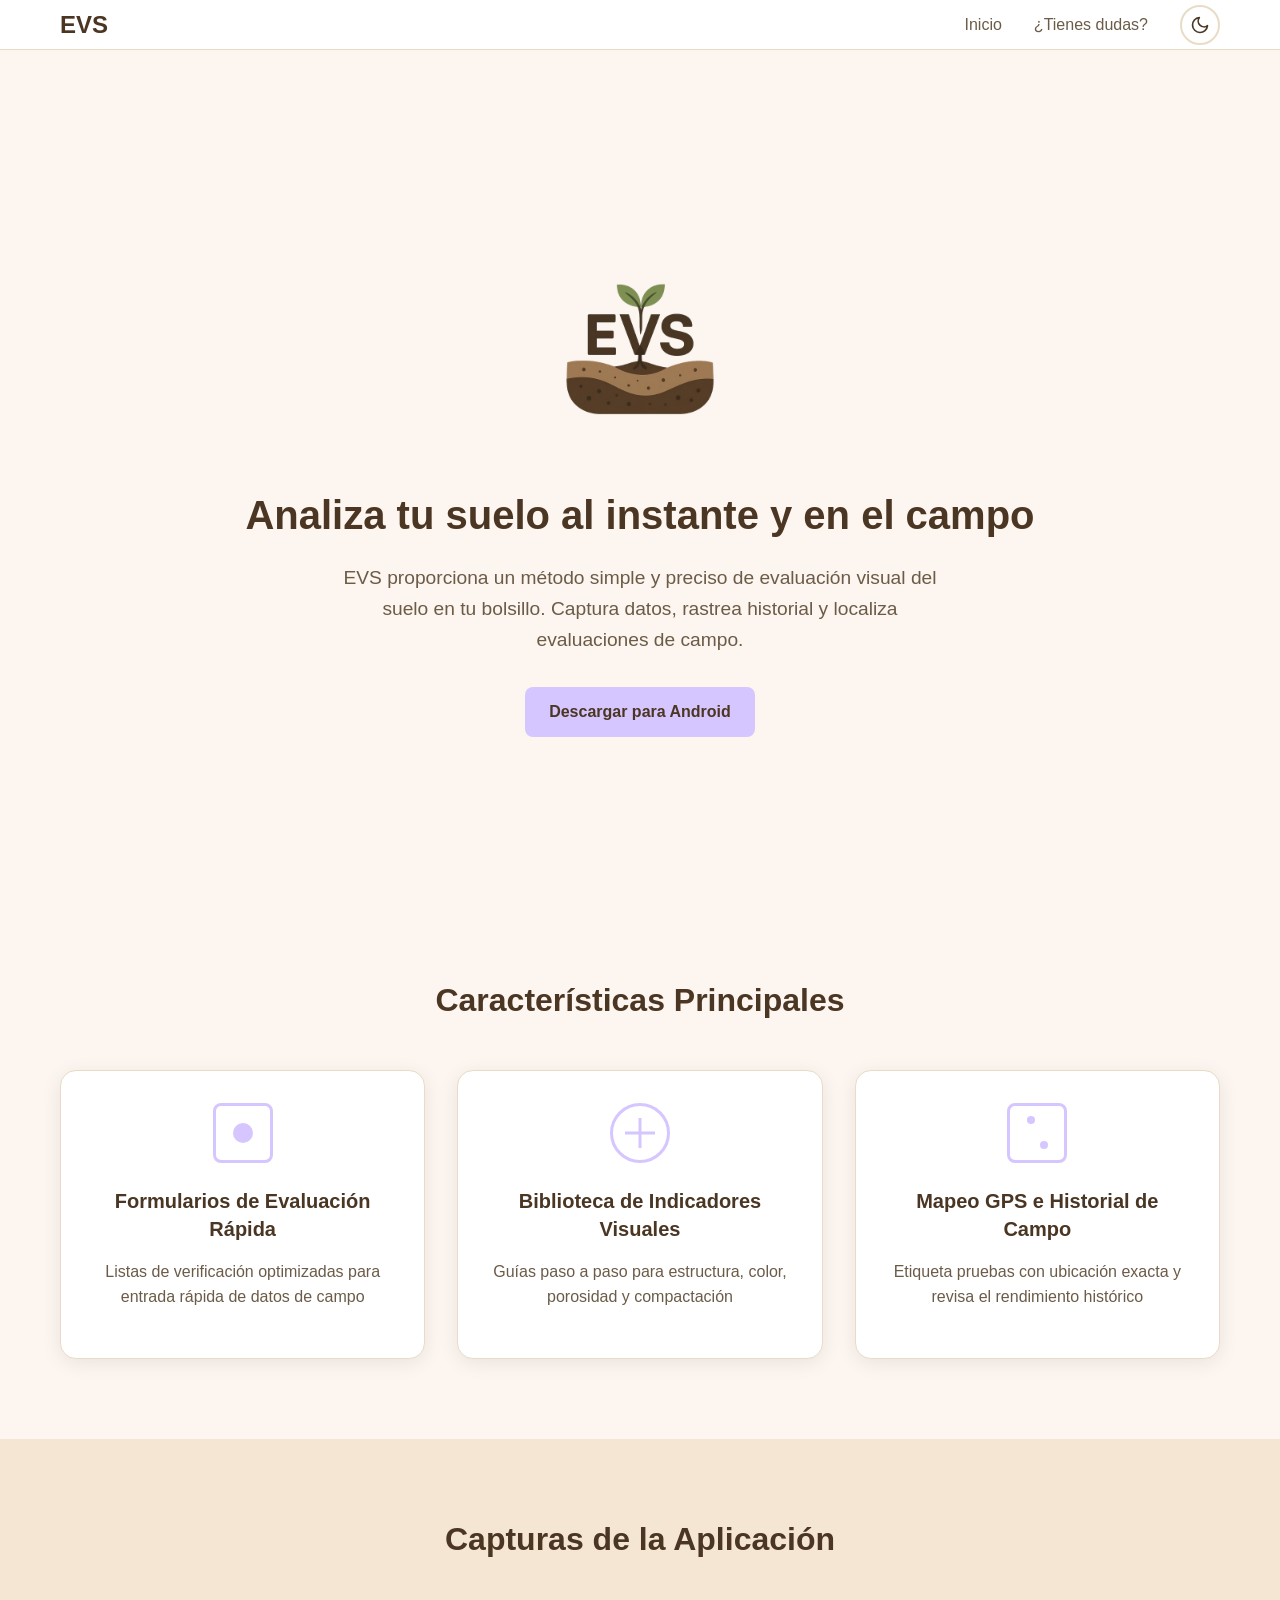
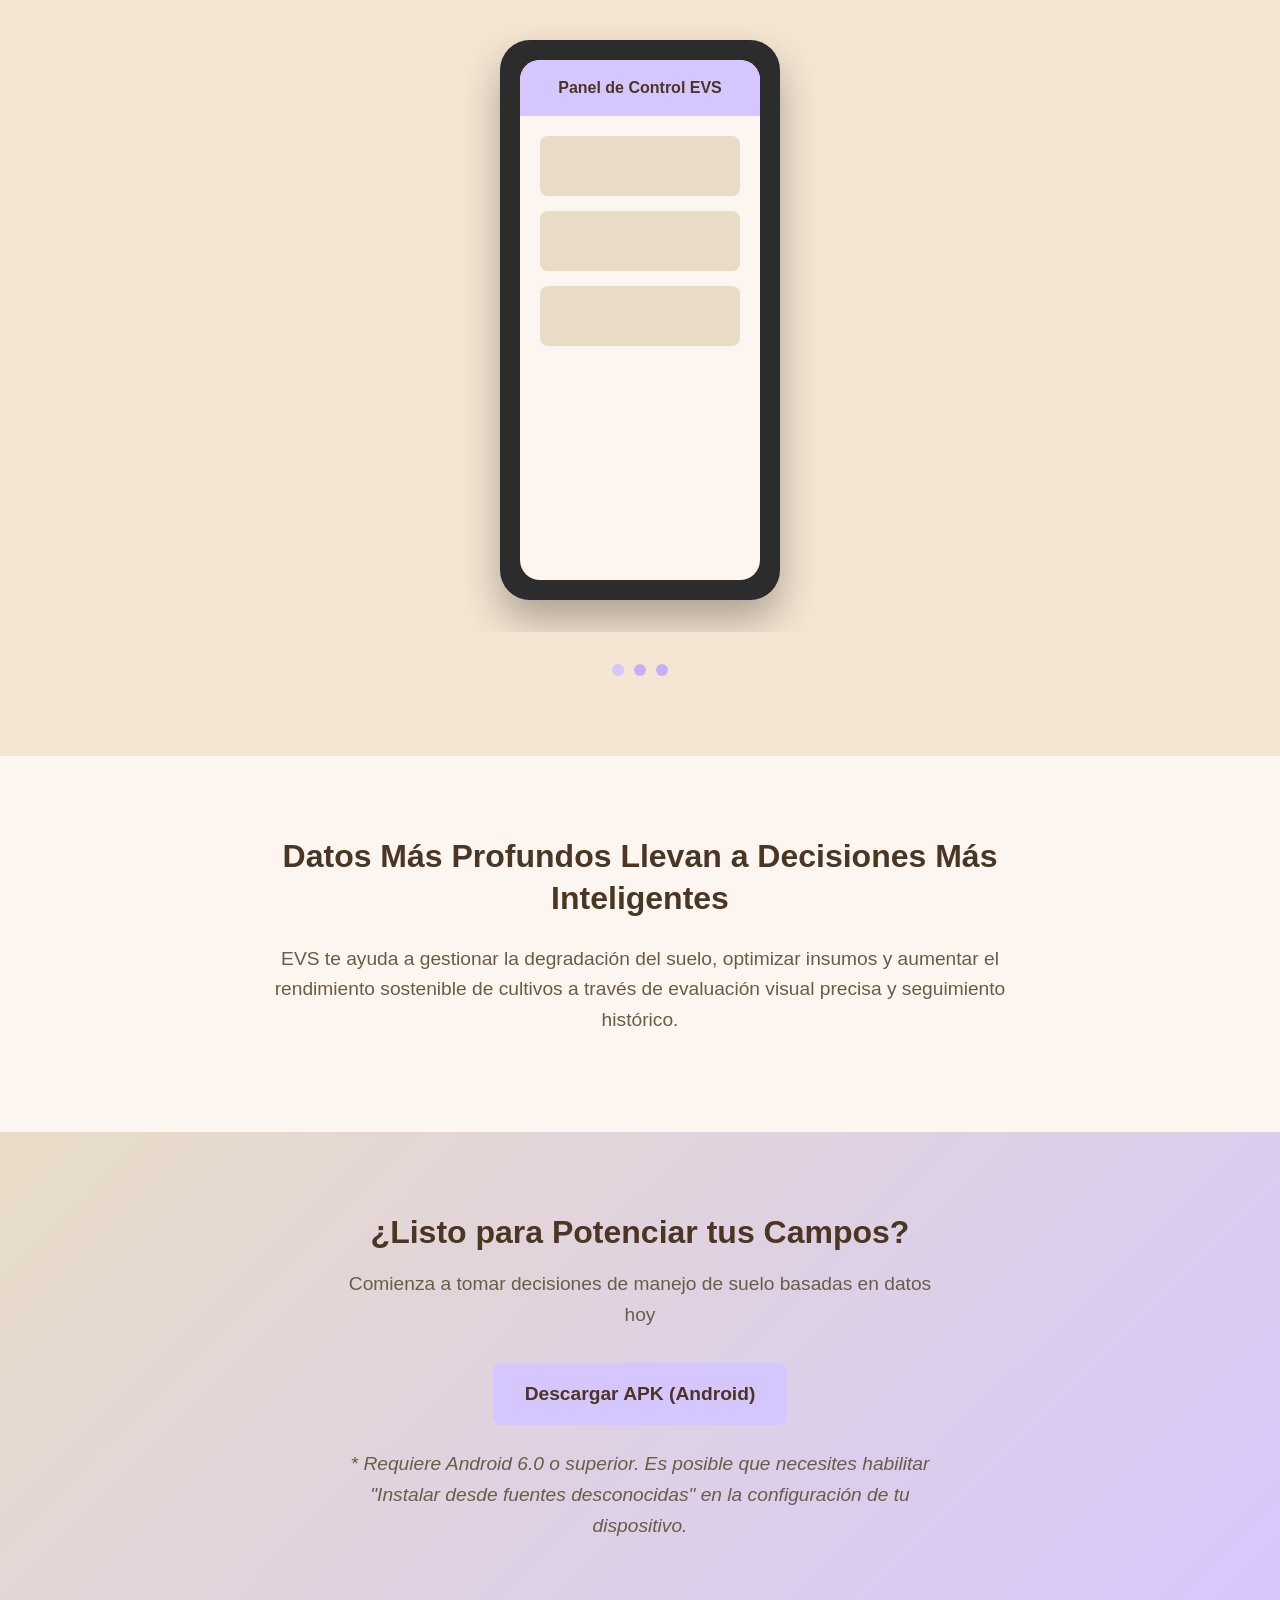
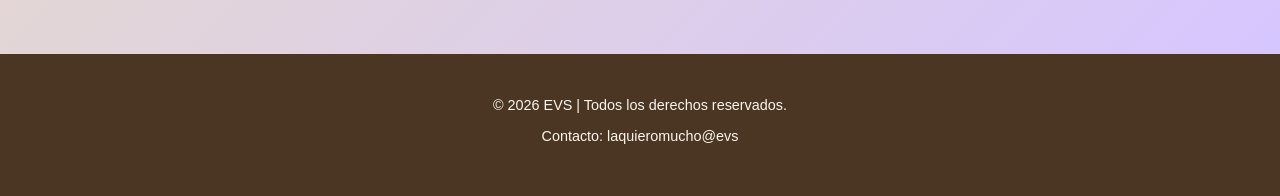
<file: index.html>
<!DOCTYPE html>
<html lang="es">
<head>
    <meta charset="UTF-8">
    <meta name="viewport" content="width=device-width, initial-scale=1.0">
    <title>EVS</title>
    <meta name="description"
        content="EVS proporciona métodos simples y precisos de evaluación visual del suelo en tu bolsillo. Captura datos, rastrea historial y localiza evaluaciones de campo.">
    <link rel="stylesheet" href="styles.css">
    <link rel="shortcut icon" href="./evss.ico" type="image/x-icon">
</head>

<body>
    <!-- Navigation -->
    <nav class="navbar">
        <div class="container">
            <div class="nav-content">
                <div class="logo-nav">
                    <span class="logo-text">EVS</span>
                </div>

                <button class="hamburger-btn" id="hamburgerBtn" aria-label="Abrir menú">
                    <svg viewBox="0 0 24 24" width="28" height="28" stroke="currentColor" stroke-width="2" fill="none"
                        stroke-linecap="round" stroke-linejoin="round">
                        <line x1="3" y1="12" x2="21" y2="12"></line>
                        <line x1="3" y1="6" x2="21" y2="6"></line>
                        <line x1="3" y1="18" x2="21" y2="18"></line>
                    </svg>
                </button>

                <div class="nav-links" id="navLinks">
                    <a href="#inicio" class="nav-link">Inicio</a>
                    <a href="faq.html" class="nav-link">¿Tienes dudas?</a>

                    <button class="theme-toggle" id="themeToggle" aria-label="Cambiar tema">
                        <svg class="icon-moon" viewBox="0 0 24 24" width="22" height="22" stroke="currentColor"
                            stroke-width="2" fill="none" stroke-linecap="round" stroke-linejoin="round">
                            <path d="M21 12.79A9 9 0 1 1 11.21 3 7 7 0 0 0 21 12.79z"></path>
                        </svg>
                        <svg class="icon-sun" viewBox="0 0 24 24" width="22" height="22" stroke="currentColor"
                            stroke-width="2" fill="none" stroke-linecap="round" stroke-linejoin="round"
                            style="display: none;">
                            <circle cx="12" cy="12" r="5"></circle>
                            <line x1="12" y1="1" x2="12" y2="3"></line>
                            <line x1="12" y1="21" x2="12" y2="23"></line>
                            <line x1="4.22" y1="4.22" x2="5.64" y2="5.64"></line>
                            <line x1="18.36" y1="18.36" x2="19.78" y2="19.78"></line>
                            <line x1="1" y1="12" x2="3" y2="12"></line>
                            <line x1="21" y1="12" x2="23" y2="12"></line>
                            <line x1="4.22" y1="19.78" x2="5.64" y2="18.36"></line>
                            <line x1="18.36" y1="5.64" x2="19.78" y2="4.22"></line>
                        </svg>
                    </button>
                </div>
            </div>
        </div>
    </nav>


    <!-- Hero Section -->
    <section class="hero" id="inicio">
        <div class="container">
            <div class="hero-content">
                <!-- Logo minimalista -->
                <div class="hero-logo">
                    <div class="logo-container">
                        <div class="logo-square"><img src="./evss.png" alt=""></div>

                    </div>
                </div>

                <h1 class="hero-title">Analiza tu suelo al instante y en el campo</h1>
                <p class="hero-subtitle">EVS proporciona un método simple y preciso de evaluación visual del suelo en tu
                    bolsillo. Captura datos, rastrea historial y localiza evaluaciones de campo.</p>
                <a href="#descarga" class="cta-button primary">Descargar para Android</a>
            </div>
        </div>
    </section>



    <!-- Features Section -->
    <section class="features" id="caracteristicas">
        <div class="container">
            <h2 class="section-title">Características Principales</h2>
            <div class="features-grid">
                <div class="feature-card">
                    <div class="feature-icon">
                        <div class="icon-assessment"></div>
                    </div>
                    <h3>Formularios de Evaluación Rápida</h3>
                    <p>Listas de verificación optimizadas para entrada rápida de datos de campo</p>
                </div>
                <div class="feature-card">
                    <div class="feature-icon">
                        <div class="icon-guide"></div>
                    </div>
                    <h3>Biblioteca de Indicadores Visuales</h3>
                    <p>Guías paso a paso para estructura, color, porosidad y compactación</p>
                </div>
                <div class="feature-card">
                    <div class="feature-icon">
                        <div class="icon-mapping"></div>
                    </div>
                    <h3>Mapeo GPS e Historial de Campo</h3>
                    <p>Etiqueta pruebas con ubicación exacta y revisa el rendimiento histórico</p>
                </div>
            </div>
        </div>
    </section>


    <!-- App Showcase Gallery -->
    <section class="showcase">
        <div class="container">
            <h2 class="section-title">Capturas de la Aplicación</h2>
            <div class="carousel-container">
                <div class="carousel">
                    <div class="carousel-track" id="carouselTrack">
                        <div class="carousel-slide active">
                            <div class="phone-mockup">
                                <div class="screen">
                                    <div class="app-header">Panel de Control EVS</div>
                                    <div class="app-content">
                                        <div class="dashboard-item"></div>
                                        <div class="dashboard-item"></div>
                                        <div class="dashboard-item"></div>
                                    </div>
                                </div>
                            </div>
                        </div>
                        <div class="carousel-slide">
                            <div class="phone-mockup">
                                <div class="screen">
                                    <div class="app-header">Guía Visual</div>
                                    <div class="app-content">
                                        <div class="guide-grid">
                                            <div class="guide-item"></div>
                                            <div class="guide-item"></div>
                                            <div class="guide-item"></div>
                                            <div class="guide-item"></div>
                                        </div>
                                    </div>
                                </div>
                            </div>
                        </div>
                        <div class="carousel-slide">
                            <div class="phone-mockup">
                                <div class="screen">
                                    <div class="app-header">Mapeo de Campo</div>
                                    <div class="app-content">
                                        <div class="map-view">
                                            <div class="map-pin"></div>
                                            <div class="map-pin"></div>
                                            <div class="map-pin"></div>
                                        </div>
                                    </div>
                                </div>
                            </div>
                        </div>
                    </div>
                </div>
                <div class="carousel-dots">
                    <span class="dot active" data-slide="0"></span>
                    <span class="dot" data-slide="1"></span>
                    <span class="dot" data-slide="2"></span>
                </div>
            </div>
        </div>
    </section>

    <!-- Value Proposition -->
    <section class="value-proposition">
        <div class="container">
            <div class="value-content">
                <h2>Datos Más Profundos Llevan a Decisiones Más Inteligentes</h2>
                <p>EVS te ayuda a gestionar la degradación del suelo, optimizar insumos y aumentar el rendimiento
                    sostenible de cultivos a través de evaluación visual precisa y seguimiento histórico.</p>
            </div>
        </div>
    </section>

    <!-- Download Section -->
    <section class="download" id="descarga">
        <div class="container">
            <div class="download-content">
                <h2>¿Listo para Potenciar tus Campos?</h2>
                <p>Comienza a tomar decisiones de manejo de suelo basadas en datos hoy</p>
                <a href="#" class="cta-button primary large">Descargar APK (Android)</a>
                <p class="disclaimer">* Requiere Android 6.0 o superior. Es posible que necesites habilitar "Instalar
                    desde fuentes desconocidas" en la configuración de tu dispositivo.</p>
            </div>
        </div>
    </section>

    <!-- Footer -->
    <footer class="footer">
        <div class="container">
            <div class="footer-content">
                <p>&copy; <span id="year-page"> </span> EVS | Todos los derechos
                    reservados.</p>
                <p>Contacto: laquieromucho@evs</p>
            </div>
        </div>
    </footer>

    <script src="script.js"></script>
</body>

</html>
</file>
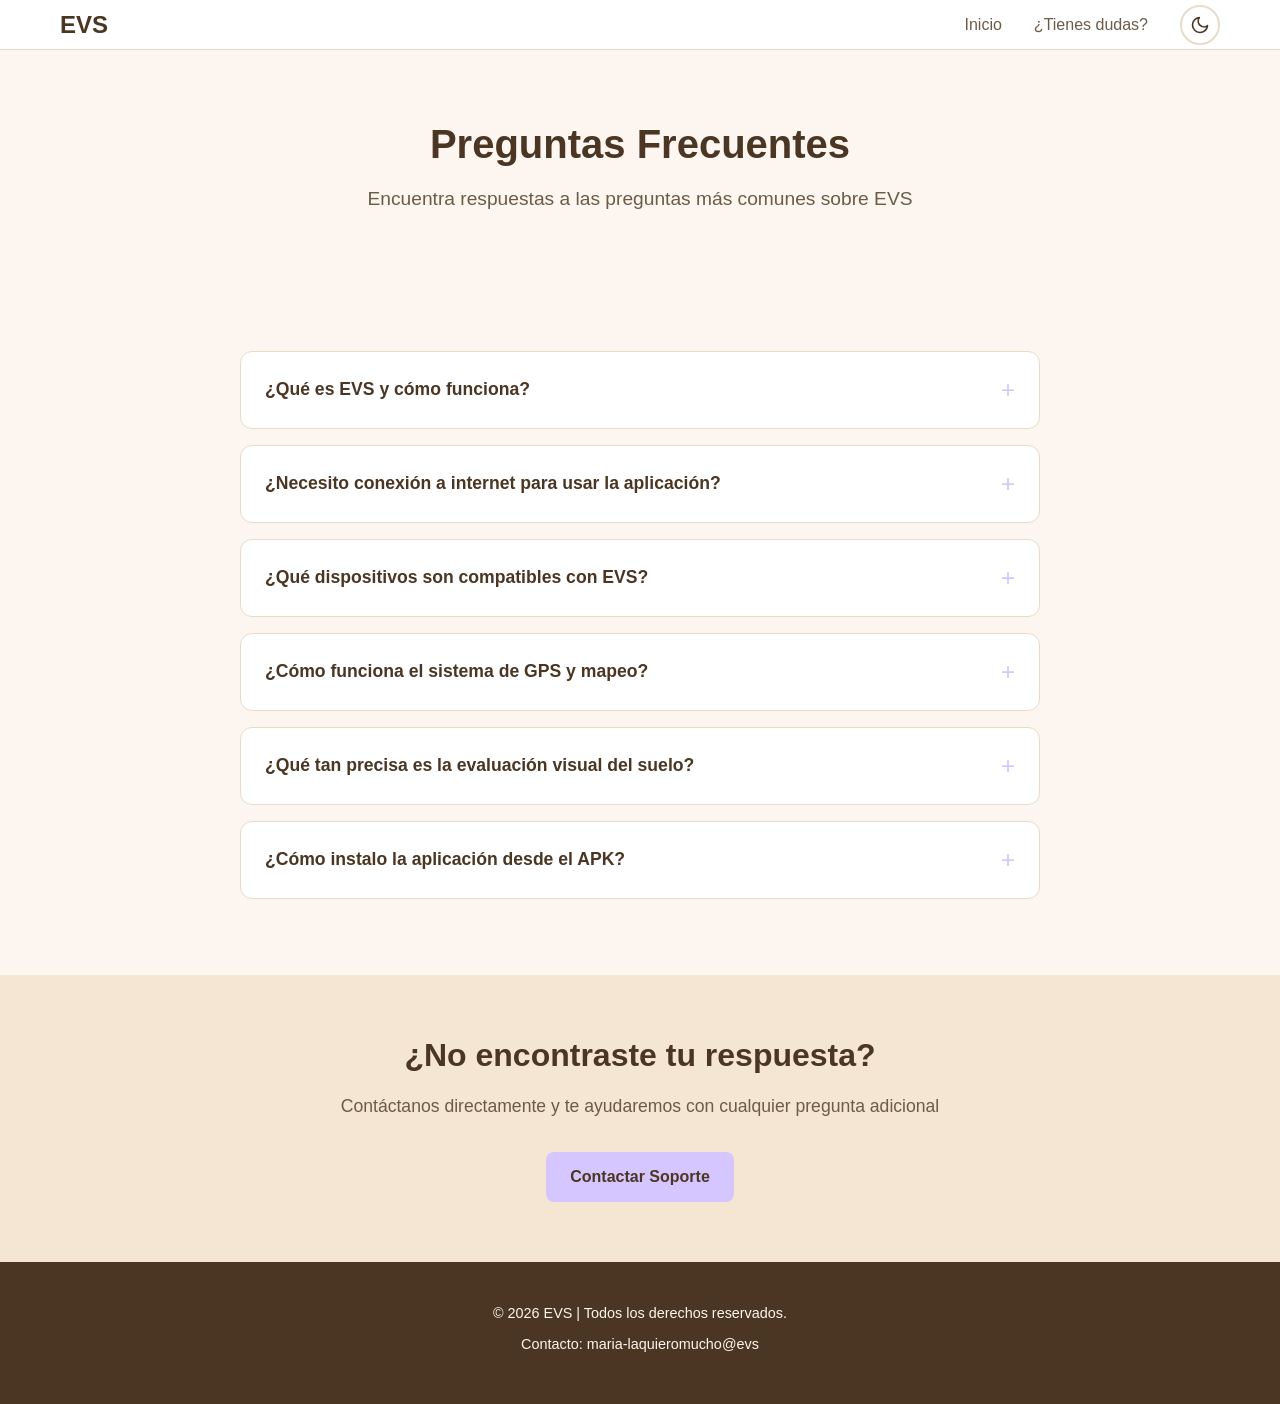
<file: faq.html>
<!DOCTYPE html>
<html lang="es">
<head>
    <meta charset="UTF-8">
    <meta name="viewport" content="width=device-width, initial-scale=1.0">
    <title>¿Tienes dudas? - EVS</title>
    <meta name="description" content="Preguntas frecuentes sobre la aplicación EVS para evaluación visual del suelo.">
    <link rel="stylesheet" href="styles.css">
   <link rel="shortcut icon" href="./evss.ico" type="image/x-icon">
</head>
<body>
     <!-- Navigation -->
  <nav class="navbar">
        <div class="container">
            <div class="nav-content">
                <div class="logo-nav">
                    <span class="logo-text">EVS</span>
                </div>
                
                <button class="hamburger-btn" id="hamburgerBtn" aria-label="Abrir menú">
                    <svg viewBox="0 0 24 24" width="28" height="28" stroke="currentColor" stroke-width="2" fill="none" stroke-linecap="round" stroke-linejoin="round">
                        <line x1="3" y1="12" x2="21" y2="12"></line>
                        <line x1="3" y1="6" x2="21" y2="6"></line>
                        <line x1="3" y1="18" x2="21" y2="18"></line>
                    </svg>
                </button>

                <div class="nav-links" id="navLinks">
                    <a href="index.html" class="nav-link">Inicio</a>
                    <a href="faq.html" class="nav-link">¿Tienes dudas?</a>
                    
                    <button class="theme-toggle" id="themeToggle" aria-label="Cambiar tema">
                        <svg class="icon-moon" viewBox="0 0 24 24" width="22" height="22" stroke="currentColor" stroke-width="2" fill="none" stroke-linecap="round" stroke-linejoin="round">
                            <path d="M21 12.79A9 9 0 1 1 11.21 3 7 7 0 0 0 21 12.79z"></path>
                        </svg>
                        <svg class="icon-sun" viewBox="0 0 24 24" width="22" height="22" stroke="currentColor" stroke-width="2" fill="none" stroke-linecap="round" stroke-linejoin="round" style="display: none;">
                            <circle cx="12" cy="12" r="5"></circle>
                            <line x1="12" y1="1" x2="12" y2="3"></line>
                            <line x1="12" y1="21" x2="12" y2="23"></line>
                            <line x1="4.22" y1="4.22" x2="5.64" y2="5.64"></line>
                            <line x1="18.36" y1="18.36" x2="19.78" y2="19.78"></line>
                            <line x1="1" y1="12" x2="3" y2="12"></line>
                            <line x1="21" y1="12" x2="23" y2="12"></line>
                            <line x1="4.22" y1="19.78" x2="5.64" y2="18.36"></line>
                            <line x1="18.36" y1="5.64" x2="19.78" y2="4.22"></line>
                        </svg>
                    </button>
                </div>
            </div>
        </div>
    </nav>

    <!-- FAQ Hero -->
    <section class="faq-hero">
        <div class="container">
            <div class="faq-hero-content">
                <h1>Preguntas Frecuentes</h1>
                <p>Encuentra respuestas a las preguntas más comunes sobre EVS</p>
            </div>
        </div>
    </section>

    <!-- FAQ Content -->
    <section class="faq-content">
        <div class="container">
            <div class="faq-list">
                
                <div class="faq-item">
                    <button class="faq-question" aria-expanded="false">
                        <span>¿Qué es EVS y cómo funciona?</span>
                        <span class="faq-icon">+</span>
                    </button>
                    <div class="faq-answer">
                        <div class="faq-answer-content">
                            <p>EVS (Evaluación Visual del Suelo) es una aplicación móvil que permite a agricultores y agrónomos evaluar la salud del suelo usando métodos visuales estandarizados. La app guía al usuario a través de formularios estructurados para evaluar características como estructura, color, porosidad y compactación del suelo.</p>
                        </div>
                    </div>
                </div>

                <div class="faq-item">
                    <button class="faq-question" aria-expanded="false">
                        <span>¿Necesito conexión a internet para usar la aplicación?</span>
                        <span class="faq-icon">+</span>
                    </button>
                    <div class="faq-answer">
                        <div class="faq-answer-content">
                            <p>No, EVS funciona completamente offline. Puedes realizar evaluaciones en el campo sin conexión a internet. Los datos se sincronizan automáticamente cuando recuperas la conexión.</p>
                        </div>
                    </div>
                </div>

                <div class="faq-item">
                    <button class="faq-question" aria-expanded="false">
                        <span>¿Qué dispositivos son compatibles con EVS?</span>
                        <span class="faq-icon">+</span>
                    </button>
                    <div class="faq-answer">
                        <div class="faq-answer-content">
                            <p>EVS está disponible para dispositivos Android 6.0 o superior. La aplicación está optimizada para funcionar en tablets y smartphones con pantallas de al menos 5 pulgadas para una mejor experiencia de usuario.</p>
                        </div>
                    </div>
                </div>

                <div class="faq-item">
                    <button class="faq-question" aria-expanded="false">
                        <span>¿Cómo funciona el sistema de GPS y mapeo?</span>
                        <span class="faq-icon">+</span>
                    </button>
                    <div class="faq-answer">
                        <div class="faq-answer-content">
                            <p>EVS utiliza el GPS de tu dispositivo para registrar automáticamente la ubicación exacta de cada evaluación. Esto te permite crear mapas de tus campos con datos históricos y comparar la evolución del suelo en diferentes áreas a lo largo del tiempo.</p>
                        </div>
                    </div>
                </div>

             

               
                <div class="faq-item">
                    <button class="faq-question" aria-expanded="false">
                        <span>¿Qué tan precisa es la evaluación visual del suelo?</span>
                        <span class="faq-icon">+</span>
                    </button>
                    <div class="faq-answer">
                        <div class="faq-answer-content">
                            <p>La evaluación visual del suelo es un método científicamente validado que, cuando se realiza correctamente, proporciona una excelente correlación con análisis de laboratorio para muchos parámetros. EVS incluye guías visuales detalladas y protocolos estandarizados para maximizar la precisión de las evaluaciones.</p>
                        </div>
                    </div>
                </div>

                <div class="faq-item">
                    <button class="faq-question" aria-expanded="false">
                        <span>¿Cómo instalo la aplicación desde el APK?</span>
                        <span class="faq-icon">+</span>
                    </button>
                    <div class="faq-answer">
                        <div class="faq-answer-content">
                            <p>Para instalar el APK: 1) Descarga el archivo APK desde nuestro sitio web, 2) Ve a Configuración > Seguridad > Fuentes desconocidas y actívalo, 3) Abre el archivo APK descargado y sigue las instrucciones de instalación. Si tienes problemas, consulta nuestro video tutorial en la sección de ayuda.</p>
                        </div>
                    </div>
                </div>

             

            </div>
        </div>
    </section>

    <!-- Contact Section -->
    <section class="faq-contact">
        <div class="container">
            <div class="contact-content">
                <h2>¿No encontraste tu respuesta?</h2>
                <p>Contáctanos directamente y te ayudaremos con cualquier pregunta adicional</p>
                <a href="laquiermucho@evs.com" class="cta-button primary">Contactar Soporte</a>
            </div>
        </div>
    </section>

      <!-- Footer -->
    <footer class="footer">
        <div class="container">
            <div class="footer-content">
                <p>&copy; <span id="year-page"> </span> EVS | Todos los derechos
                    reservados.</p>
                <p>Contacto: maria-laquieromucho@evs</p>
            </div>
        </div>
    </footer>

    <script src="script.js"></script>
</body>
</html>
</file>
<file: styles.css>
/* Reset and Base Styles */
* {
    margin: 0;
    padding: 0;
    box-sizing: border-box;
}

:root {
    /* Light theme colors */
    --bg-primary: #fdf5ef;
    --bg-secondary: #f5e6d3;
    --bg-card: #ffffff;
    --text-primary: #4a3623;
    --text-secondary: #6b5b47;
    --accent-primary: #d6c6ff;
    --accent-hover: #c4b0ff;
    --border-color: #e8dcc6;
    --shadow-light: rgba(0, 0, 0, 0.08);
    --shadow-medium: rgba(0, 0, 0, 0.12);
    --shadow-heavy: rgba(0, 0, 0, 0.3);
}

[data-theme="dark"] {
    /* Dark theme colors */
    --bg-primary: #1a1611;
    --bg-secondary: #2d2419;
    --bg-card: #3a2f23;
    --text-primary: #f5e6d3;
    --text-secondary: #d6c6b0;
    --accent-primary: #8b7bd8;
    --accent-hover: #9d8ce3;
    --border-color: #4a3623;
    --shadow-light: rgba(0, 0, 0, 0.3);
    --shadow-medium: rgba(0, 0, 0, 0.4);
    --shadow-heavy: rgba(0, 0, 0, 0.6);
}

body {
    font-family: 'Segoe UI', Tahoma, Geneva, Verdana, sans-serif;
    line-height: 1.6;
    color: var(--text-primary);
    background-color: var(--bg-primary);
    overflow-x: hidden;
    transition: background-color 0.3s ease, color 0.3s ease;
}

.container {
    max-width: 1200px;
    margin: 0 auto;
    padding: 0 20px;
}

/* Navigation */

.navbar svg {
    stroke: var(--text-primary);
}

.navbar {
    position: fixed;
    top: 0;
    left: 0;
    right: 0;
    align-items: center;
    justify-content: center;
    height: 50px;
    background: var(--bg-card);
    backdrop-filter: blur(10px);
    border-bottom: 1px solid var(--border-color);
    z-index: 1000;
    transition: all 0.3s ease;
}

.nav-content {
    top: 5px;
    display: flex;
    justify-content: space-between;
    align-items: center;
    position: relative;
}

.hamburger-btn, .theme-toggle {
    background: none;
    border: none;
    cursor: pointer;
    display: flex;
    align-items: center;
    justify-content: center;
    color: inherit; /* Hereda el color del texto actual */
    padding: 8px;
}

/* Ocultar el botón hamburguesa en escritorio */
.hamburger-btn {
    display: none;
}

.logo-nav {
    font-size: 1.5rem;
    font-weight: bold;
    color: var(--text-primary);
}

.nav-links {
    display: flex;
    align-items: center;
    gap: 2rem;
}

.nav-link {
    text-decoration: none;
    color: var(--text-secondary);
    font-weight: 500;
    transition: color 0.3s ease;
    position: relative;
}

.nav-link:hover,
.nav-link.active {
    color: var(--accent-primary);
}

.nav-link.active::after {
    content: '';
    position: absolute;
    bottom: -5px;
    left: 0;
    right: 0;
    height: 2px;
    background: var(--accent-primary);
    border-radius: 1px;
}

.theme-toggle {
    background: none;
    border: 2px solid var(--border-color);
    border-radius: 50%;
    width: 40px;
    height: 40px;
    cursor: pointer;
    display: flex;
    align-items: center;
    justify-content: center;
    transition: all 0.3s ease;
}

.theme-toggle:hover {
    border-color: var(--accent-primary);
    transform: scale(1.1);
}

.theme-icon {
    font-size: 1.2rem;
    transition: transform 0.3s ease;
}

/* Typography */
h1, h2, h3 {
    font-weight: 600;
    margin-bottom: 1rem;
    color: var(--text-primary);
}

h1 {
    font-size: 2.5rem;
    line-height: 1.2;
}

h2 {
    font-size: 2rem;
    line-height: 1.3;
}

h3 {
    font-size: 1.25rem;
    line-height: 1.4;
}

p {
    margin-bottom: 1rem;
    font-size: 1.1rem;
    line-height: 1.6;
    color: var(--text-secondary);
}

/* Buttons */
.cta-button {
    display: inline-block;
    padding: 12px 24px;
    background-color: var(--accent-primary);
    color: var(--text-primary);
    text-decoration: none;
    border-radius: 8px;
    font-weight: 600;
    font-size: 1rem;
    transition: all 0.3s ease;
    border: none;
    cursor: pointer;
}

.cta-button:hover {
    background-color: var(--accent-hover);
    transform: translateY(-2px);
    box-shadow: 0 4px 12px var(--shadow-medium);
}

.cta-button.large {
    padding: 16px 32px;
    font-size: 1.2rem;
}

/* Hero Section */
.hero {
    min-height: 100vh;
    display: flex;
    align-items: center;
    background: var(--bg-primary);
    position: relative;
    padding-top: 80px;
}

.hero-content {
    text-align: center;
    max-width: 800px;
    margin: 0 auto;
    z-index: 2;
    position: relative;
}

/* Logo minimalista*/
.hero-logo {
    margin-bottom: 3rem;
    display: flex;
    justify-content: center;
}

.logo-container {
    position: relative;
    width: 200px;
    height: 200px;
    display: flex;
    flex-direction: column;
    align-items: center;
    justify-content: center;
    gap: 15px;
}


.logo-square, img {
    width: 100%;
    height: 100%;
}

.logo-lines {
    display: flex;
    flex-direction: column;
    gap: 8px;
    align-items: center;
}

.line {
    background: var(--text-primary);
    border-radius: 2px;
    height: 4px;
}

.line-1 {
    width: 120px;
}

.line-2 {
    width: 90px;
}

.line-3 {
    width: 60px;
}

.logo-button {
    width: 80px;
    height: 25px;
    border: 3px solid var(--text-primary);
    border-radius: 15px;
    background: transparent;
    margin-top: 10px;
}

.hero-title {
    margin-bottom: 1.5rem;
    color: var(--text-primary);
}

.hero-subtitle {
    font-size: 1.2rem;
    margin-bottom: 2rem;
    color: var(--text-secondary);
    max-width: 600px;
    margin-left: auto;
    margin-right: auto;
}


.hero-background {
    position: absolute;
    bottom: 0;
    left: 0;
    right: 0;
    height: 300px;
    overflow: hidden;
    z-index: 1;
}

.bg-shape {
    position: absolute;
    background: var(--bg-secondary);
    opacity: 0.4;
    border-radius: 50% 50% 0 0;
}

.shape-1 {
    width: 100%;
    height: 80px;
    bottom: 0;
    left: 0;
    transform: scaleX(1.2);
}

.shape-2 {
    width: 80%;
    height: 60px;
    bottom: 60px;
    left: 10%;
    transform: scaleX(1.1);
}

.shape-3 {
    width: 60%;
    height: 40px;
    bottom: 100px;
    left: 20%;
}

.shape-4 {
    width: 40%;
    height: 30px;
    bottom: 130px;
    left: 30%;
}

/* Features Section */
.features {
    padding: 80px 0;
    background-color: var(--bg-primary);
}

.section-title {
    text-align: center;
    margin-bottom: 3rem;
    color: var(--text-primary);
}

.features-grid {
    display: grid;
    grid-template-columns: repeat(auto-fit, minmax(300px, 1fr));
    gap: 2rem;
    margin-top: 2rem;
}

.feature-card {
    background: var(--bg-card);
    padding: 2rem;
    border-radius: 16px;
    text-align: center;
    box-shadow: 0 4px 20px var(--shadow-light);
    transition: transform 0.3s ease, box-shadow 0.3s ease;
    border: 1px solid var(--border-color);
}

.feature-card:hover {
    transform: translateY(-5px);
    box-shadow: 0 8px 30px var(--shadow-medium);
}

.feature-icon {
    width: 60px;
    height: 60px;
    margin: 0 auto 1.5rem;
    display: flex;
    align-items: center;
    justify-content: center;
}

/* Iconos minimalistas */
.icon-assessment {
    width: 100%;
    height: 100%;
    border: 3px solid var(--accent-primary);
    border-radius: 8px;
    position: relative;
}

.icon-assessment::before {
    content: '';
    position: absolute;
    top: 50%;
    left: 50%;
    transform: translate(-50%, -50%);
    width: 20px;
    height: 20px;
    background: var(--accent-primary);
    border-radius: 50%;
}

.icon-guide {
    width: 100%;
    height: 100%;
    border: 3px solid var(--accent-primary);
    border-radius: 50%;
    position: relative;
}

.icon-guide::before {
    content: '';
    position: absolute;
    top: 50%;
    left: 50%;
    transform: translate(-50%, -50%);
    width: 30px;
    height: 3px;
    background: var(--accent-primary);
}

.icon-guide::after {
    content: '';
    position: absolute;
    top: 50%;
    left: 50%;
    transform: translate(-50%, -50%) rotate(90deg);
    width: 30px;
    height: 3px;
    background: var(--accent-primary);
}

.icon-mapping {
    width: 100%;
    height: 100%;
    border: 3px solid var(--accent-primary);
    border-radius: 8px;
    position: relative;
}

.icon-mapping::before {
    content: '';
    position: absolute;
    top: 20%;
    left: 30%;
    width: 8px;
    height: 8px;
    background: var(--accent-primary);
    border-radius: 50%;
}

.icon-mapping::after {
    content: '';
    position: absolute;
    bottom: 20%;
    right: 30%;
    width: 8px;
    height: 8px;
    background: var(--accent-primary);
    border-radius: 50%;
}

.feature-card h3 {
    color: var(--text-primary);
    margin-bottom: 1rem;
}

.feature-card p {
    color: var(--text-secondary);
    font-size: 1rem;
}

/* Showcase Section */
.showcase {
    padding: 80px 0;
    background: var(--bg-secondary);
}

.carousel-container {
    max-width: 600px;
    margin: 0 auto;
}

.carousel {
    position: relative;
    overflow: hidden;
    border-radius: 20px;
}

.carousel-track {
    display: flex;
    transition: transform 0.5s ease;
}

.carousel-slide {
    min-width: 100%;
    display: flex;
    justify-content: center;
    align-items: center;
    padding: 2rem;
}

.phone-mockup {
    width: 280px;
    height: 560px;
    background: #2c2c2c;
    border-radius: 30px;
    padding: 20px;
    box-shadow: 0 20px 40px var(--shadow-heavy);
}

.screen {
    width: 100%;
    height: 100%;
    background: var(--bg-primary);
    border-radius: 20px;
    overflow: hidden;
    display: flex;
    flex-direction: column;
}

.app-header {
    background: var(--accent-primary);
    color: var(--text-primary);
    padding: 15px;
    text-align: center;
    font-weight: 600;
}

.app-content {
    flex: 1;
    padding: 20px;
}

.dashboard-item {
    height: 60px;
    background: var(--border-color);
    margin-bottom: 15px;
    border-radius: 8px;
}

.guide-grid {
    display: grid;
    grid-template-columns: 1fr 1fr;
    gap: 15px;
}

.guide-item {
    height: 80px;
    background: var(--border-color);
    border-radius: 8px;
}

.map-view {
    height: 100%;
    background: var(--border-color);
    border-radius: 8px;
    position: relative;
}

.map-pin {
    width: 20px;
    height: 20px;
    background: var(--accent-primary);
    border-radius: 50%;
    position: absolute;
}

.map-pin:nth-child(1) { top: 30%; left: 40%; }
.map-pin:nth-child(2) { top: 60%; left: 70%; }
.map-pin:nth-child(3) { top: 80%; left: 30%; }

.carousel-dots {
    display: flex;
    justify-content: center;
    gap: 10px;
    margin-top: 2rem;
}

.dot {
    width: 12px;
    height: 12px;
    border-radius: 50%;
    background: var(--accent-hover);
    cursor: pointer;
    transition: background-color 0.3s ease;
}

.dot.active {
    background: var(--accent-primary);
}

/* Value Proposition */
.value-proposition {
    padding: 80px 0;
    background-color: var(--bg-primary);
}

.value-content {
    text-align: center;
    max-width: 800px;
    margin: 0 auto;
}

.value-content h2 {
    margin-bottom: 1.5rem;
    color: var(--text-primary);
}

.value-content p {
    font-size: 1.2rem;
    color: var(--text-secondary);
}

/* Download Section */
.download {
    padding: 80px 0;
    background: linear-gradient(135deg, var(--border-color), var(--accent-primary));
}

.download-content {
    text-align: center;
    max-width: 600px;
    margin: 0 auto;
}

.download-content h2 {
    margin-bottom: 1rem;
    color: var(--text-primary);
}

.download-content > p {
    margin-bottom: 2rem;
    font-size: 1.2rem;
    color: var(--text-secondary);
}

.disclaimer {
    margin-top: 1.5rem;
    font-size: 0.9rem;
    color: var(--text-secondary);
    font-style: italic;
}

/* FAQ Styles */
.faq-hero {
    padding: 120px 0 60px;
    background: var(--bg-primary);
    text-align: center;
}

.faq-hero-content h1 {
    margin-bottom: 1rem;
    color: var(--text-primary);
}

.faq-hero-content p {
    font-size: 1.2rem;
    color: var(--text-secondary);
}

.faq-content {
    padding: 60px 0;
    background: var(--bg-primary);
}

.faq-list {
    max-width: 800px;
    margin: 0 auto;
}

.faq-item {
    background: var(--bg-card);
    border: 1px solid var(--border-color);
    border-radius: 12px;
    margin-bottom: 1rem;
    overflow: hidden;
    transition: all 0.3s ease;
}

.faq-item:hover {
    box-shadow: 0 4px 20px var(--shadow-light);
}

.faq-question {
    width: 100%;
    padding: 1.5rem;
    background: none;
    border: none;
    text-align: left;
    font-size: 1.1rem;
    font-weight: 600;
    color: var(--text-primary);
    cursor: pointer;
    display: flex;
    justify-content: space-between;
    align-items: center;
    transition: all 0.3s ease;
}

.faq-question:hover {
    background: var(--bg-secondary);
}

.faq-icon {
    font-size: 1.5rem;
    font-weight: 300;
    color: var(--accent-primary);
    transition: transform 0.3s ease;
}

.faq-item.active .faq-icon {
    transform: rotate(45deg);
}

.faq-answer {
    max-height: 0;
    overflow: hidden;
    transition: max-height 0.3s ease;
}

.faq-item.active .faq-answer {
    max-height: 500px;
}

.faq-answer-content {
    padding: 0 1.5rem 1.5rem;
}

.faq-answer-content p {
    margin: 0;
    color: var(--text-secondary);
    line-height: 1.6;
}

.faq-contact {
    padding: 60px 0;
    background: var(--bg-secondary);
    text-align: center;
}

.contact-content h2 {
    margin-bottom: 1rem;
    color: var(--text-primary);
}

.contact-content p {
    margin-bottom: 2rem;
    color: var(--text-secondary);
}

/* Footer */
.footer {
    padding: 40px 0;
    background-color: var(--text-primary);
    color: var(--bg-primary);
}

.footer-content {
    text-align: center;
}

.footer-content p {
    margin-bottom: 0.5rem;
    font-size: 0.9rem;
    color: var(--bg-primary);
}

/* Responsive Design */
@media (max-width: 768px) {
    .container {
        padding: 0 15px;
    }
    
.hamburger-btn {
        display: block; 
    }

    .nav-links {
        display: none; 
        flex-direction: column;
        align-items: center;
        position: absolute;
        top: 100%;
        left: 0;
        width: 100%;
        
        /* USAMOS TUS VARIABLES AQUÍ PARA EL MODO OSCURO/CLARO */
        background-color: var(--bg-card); 
        border-bottom: 1px solid var(--border-color);
        box-shadow: 0 4px 6px var(--shadow-medium);
        
        padding: 0 0;
        z-index: 100;
        gap: 20px;
        transition: background-color 0.3s ease, border-color 0.3s ease;
    }

    .nav-links.active {
        display: flex;
    }

    .nav-links {
        gap: 1rem;
    }
    
    .nav-link {
        font-size: 0.9rem;
    }
    
    h1 {
        font-size: 2rem;
    }
    
    h2 {
        font-size: 1.5rem;
    }
    
    .hero-subtitle {
        font-size: 1rem;
    }
    
    .logo-container {
        width: 150px;
        height: 150px;
    }
    
    .logo-square {
        width: 100%;
        height: 100%;
    }
    
    .line-1 { width: 90px; }
    .line-2 { width: 70px; }
    .line-3 { width: 45px; }
    
    .logo-button {
        width: 60px;
        height: 20px;
    }
    
    .features-grid {
        grid-template-columns: 1fr;
        gap: 1.5rem;
    }
    
    .feature-card {
        padding: 1.5rem;
    }
    
    .phone-mockup {
        width: 240px;
        height: 480px;
    }
    
    .carousel-slide {
        padding: 1rem;
    }
}

@media (max-width: 480px) {
    .navbar{
        height: 5rem;
        bottom: 0;
    }
    .nav-content {
        padding: 1rem 0;
    }
    
    .nav-links {
        gap: 0.8rem;
    }
    
    .theme-toggle {
        width: 35px;
        height: 35px;
    }
    
    h1 {
        font-size: 1.8rem;
    }
    
    .hero-subtitle {
        font-size: 0.95rem;
    }
    
    .cta-button {
        padding: 10px 20px;
        font-size: 0.9rem;
    }
    
    .cta-button.large {
        padding: 14px 28px;
        font-size: 1rem;
    }
    
    .phone-mockup {
        width: 200px;
        height: 400px;
        padding: 15px;
    }
    
    .features, .showcase, .value-proposition, .download, .faq-content {
        padding: 60px 0;
    }
    
    .faq-hero {
        padding: 100px 0 40px;
    }
    
    .faq-question {
        padding: 1rem;
        font-size: 1rem;
    }
    
    .faq-answer-content {
        padding: 0 1rem 1rem;
    }
}


* {
    transition: background-color 0.3s ease, color 0.3s ease, border-color 0.3s ease;
}
</file>
